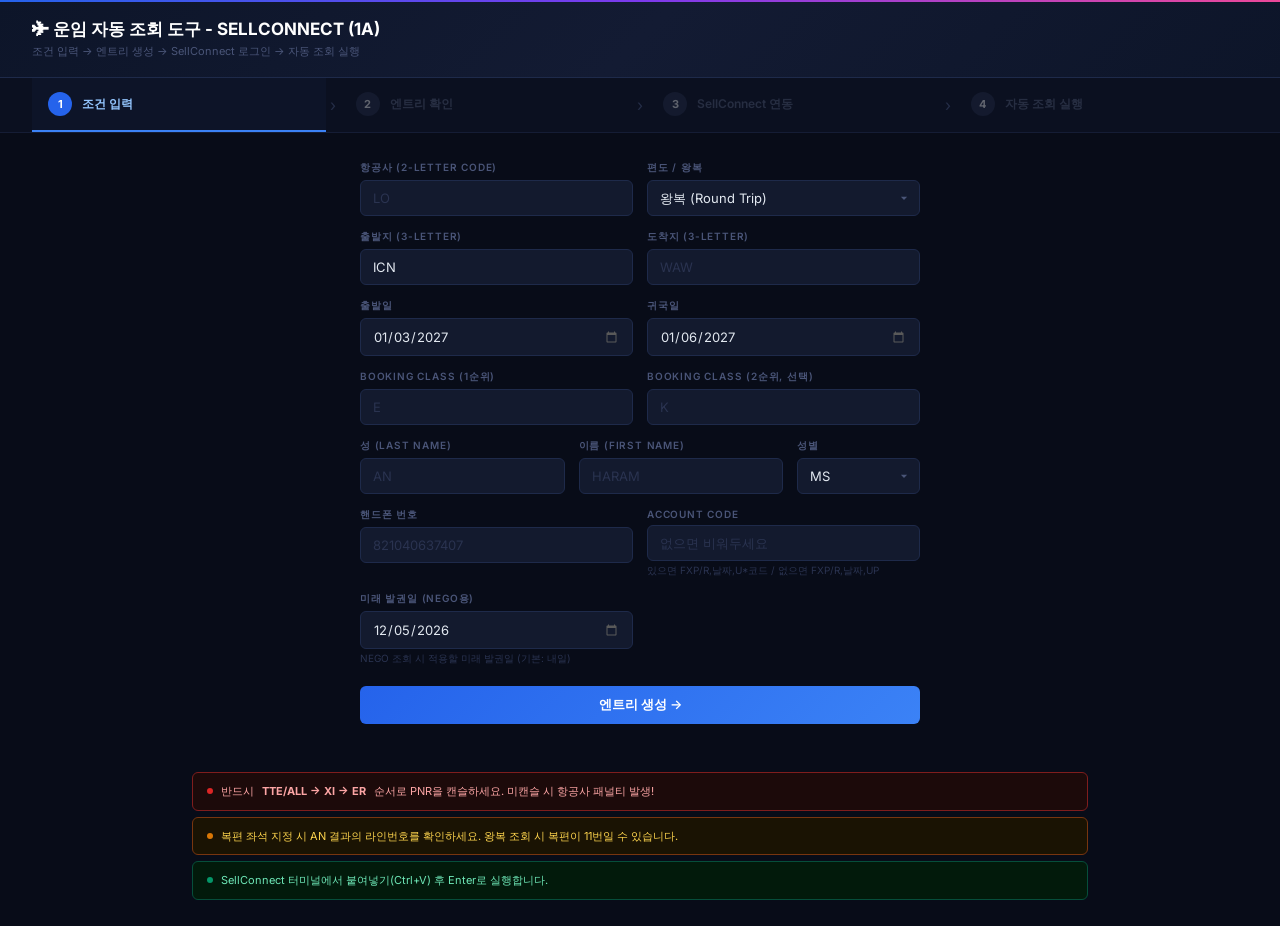
<file: index.html>
<!DOCTYPE html>
<html lang="ko">
<head>
<meta charset="UTF-8">
<meta name="viewport" content="width=device-width, initial-scale=1.0">
<title>운임 자동 조회 도구 - SELLCONNECT (1A)</title>
<style>
  @import url('https://fonts.googleapis.com/css2?family=Inter:wght@400;500;600;700;800&family=JetBrains+Mono:wght@400;500;600&display=swap');
  *{margin:0;padding:0;box-sizing:border-box;}
  body{font-family:'Inter',sans-serif;background:#080c18;color:#c8cdd8;min-height:100vh;overflow-x:hidden;}

  /* Header */
  .header{background:linear-gradient(135deg,#0d1529,#131b33,#0d1529);padding:18px 32px;border-bottom:1px solid #1e2a4a;position:relative;}
  .header::before{content:'';position:absolute;top:0;left:0;right:0;height:2px;background:linear-gradient(90deg,#2563eb,#7c3aed,#ec4899,#f59e0b,#2563eb);background-size:200% 100%;animation:shimmer 3s linear infinite;}
  @keyframes shimmer{0%{background-position:200% 0}100%{background-position:-200% 0}}
  .header h1{font-size:17px;font-weight:700;color:#fff;display:flex;align-items:center;gap:8px;}
  .header p{font-size:11px;color:#4a5578;margin-top:3px;}

  /* Stepper */
  .stepper{display:flex;align-items:center;background:#0b1020;border-bottom:1px solid #151d35;padding:0 32px;gap:0;}
  .step-item{flex:1;display:flex;align-items:center;gap:10px;padding:14px 16px;cursor:pointer;transition:all .2s;position:relative;border-bottom:2px solid transparent;}
  .step-item.active{border-bottom-color:#3b82f6;background:#0d1428;}
  .step-item.done{border-bottom-color:#059669;}
  .step-item.locked{opacity:.35;pointer-events:none;}
  .step-num{width:24px;height:24px;border-radius:50%;display:flex;align-items:center;justify-content:center;font-size:11px;font-weight:700;color:#fff;background:#252e48;flex-shrink:0;transition:background .2s;}
  .step-item.active .step-num{background:#2563eb;}
  .step-item.done .step-num{background:#059669;}
  .step-label{font-size:12px;font-weight:600;color:#5a6580;}
  .step-item.active .step-label{color:#93c5fd;}
  .step-item.done .step-label{color:#6ee7b7;}
  .step-arrow{color:#252e48;font-size:16px;flex-shrink:0;padding:0 4px;}

  /* Panels */
  .panel{display:none;padding:28px 32px;max-width:960px;margin:0 auto;}
  .panel.visible{display:block;}

  /* Form styles */
  .form-grid{display:grid;grid-template-columns:1fr 1fr;gap:14px;}
  .form-grid-3{display:grid;grid-template-columns:5fr 5fr 3fr;gap:14px;}
  .form-group{margin-bottom:0;}
  label{display:block;font-size:10px;font-weight:600;color:#4a5578;margin-bottom:5px;text-transform:uppercase;letter-spacing:.8px;}
  input,select{width:100%;padding:9px 12px;background:#131a2e;border:1px solid #1e2a4a;border-radius:6px;color:#e2e8f0;font-size:13px;font-family:'Inter',sans-serif;outline:none;transition:border .2s;}
  input:focus,select:focus{border-color:#3b82f6;box-shadow:0 0 0 2px rgba(59,130,246,.12);}
  input::placeholder{color:#2a3350;}
  select{cursor:pointer;-webkit-appearance:none;background-image:url("data:image/svg+xml,%3Csvg xmlns='http://www.w3.org/2000/svg' width='10' height='10' fill='%234a5578' viewBox='0 0 16 16'%3E%3Cpath d='M8 11L3 6h10z'/%3E%3C/svg%3E");background-repeat:no-repeat;background-position:right 10px center;padding-right:28px;}
  input[type="date"]{cursor:pointer;}
  input[type="date"]::-webkit-calendar-picker-indicator{filter:invert(.35);cursor:pointer;}
  .note-text{font-size:10px;color:#2a3350;margin-top:3px;}

  .btn{padding:10px 20px;border:none;border-radius:6px;font-size:13px;font-weight:600;cursor:pointer;transition:all .2s;display:flex;align-items:center;justify-content:center;gap:8px;font-family:'Inter',sans-serif;}
  .btn:hover{transform:translateY(-1px);}
  .btn-blue{background:linear-gradient(135deg,#2563eb,#3b82f6);color:#fff;width:100%;}
  .btn-blue:hover{box-shadow:0 4px 16px rgba(37,99,235,.3);}
  .btn-green{background:linear-gradient(135deg,#059669,#10b981);color:#fff;}
  .btn-green:hover{box-shadow:0 4px 16px rgba(16,185,129,.3);}
  .btn-outline{background:transparent;border:1px solid #252e48;color:#8b95b0;}
  .btn-outline:hover{background:#131a2e;border-color:#3b82f6;color:#93c5fd;}

  .hidden{display:none!important;}

  /* Panel 2: Entry review */
  .review-layout{display:grid;grid-template-columns:1fr 1fr;gap:24px;}
  @media(max-width:800px){.review-layout{grid-template-columns:1fr;}}
  .review-list{background:#0b1020;border:1px solid #151d35;border-radius:8px;padding:4px 0;max-height:520px;overflow-y:auto;}
  .rv-section{padding:8px 16px;font-size:10px;font-weight:700;text-transform:uppercase;letter-spacing:1.5px;color:#3b82f6;border-top:1px solid #151d35;}
  .rv-section:first-child{border-top:none;}
  .rv-section.fare{color:#a78bfa;}
  .rv-section.cancel{color:#f87171;}
  .rv-item{display:flex;align-items:center;gap:10px;padding:8px 16px;cursor:pointer;transition:background .1s;}
  .rv-item:hover{background:#111728;}
  .rv-num{width:22px;height:22px;border-radius:50%;display:flex;align-items:center;justify-content:center;font-size:10px;font-weight:700;color:#fff;flex-shrink:0;}
  .rv-num.b{background:#2563eb;}.rv-num.p{background:#7c3aed;}.rv-num.r{background:#dc2626;}.rv-num.g{background:#334155;opacity:.5;}
  .rv-info{flex:1;min-width:0;}
  .rv-label{font-size:10px;color:#4a5578;}
  .rv-cmd{font-family:'JetBrains Mono',monospace;font-size:12px;color:#60a5fa;font-weight:500;}
  .rv-item.cancel .rv-cmd{color:#f87171;}
  .rv-item.alt{opacity:.4;}
  .rv-note{font-size:9px;color:#2a3350;margin-top:1px;}

  .review-summary{background:#0b1020;border:1px solid #151d35;border-radius:8px;padding:20px;}
  .summary-row{display:flex;justify-content:space-between;padding:8px 0;border-bottom:1px solid #111728;font-size:13px;}
  .summary-row:last-child{border-bottom:none;}
  .summary-label{color:#4a5578;}
  .summary-value{color:#e2e8f0;font-weight:500;font-family:'JetBrains Mono',monospace;font-size:12px;}

  /* Panel 3: Login */
  .login-card{background:#0b1020;border:1px solid #151d35;border-radius:12px;padding:40px;text-align:center;max-width:500px;margin:0 auto;}
  .login-card .icon{font-size:48px;margin-bottom:16px;}
  .login-card h3{font-size:18px;color:#fff;margin-bottom:8px;}
  .login-card p{font-size:13px;color:#5a6580;margin-bottom:24px;line-height:1.6;}
  .login-status{display:inline-flex;align-items:center;gap:6px;padding:6px 16px;border-radius:20px;font-size:12px;font-weight:600;margin-top:16px;}
  .login-status.waiting{background:#1a1303;color:#fcd34d;border:1px solid #78350f;}
  .login-status.ready{background:#021a0b;color:#6ee7b7;border:1px solid #064e3b;}

  /* Panel 4: Execution */
  .exec-container{max-width:700px;margin:0 auto;}
  .exec-progress{display:flex;align-items:center;gap:4px;margin-bottom:24px;}
  .exec-dot{height:6px;flex:1;border-radius:3px;background:#151d35;transition:background .3s;}
  .exec-dot.done{background:#059669;}
  .exec-dot.current{background:#3b82f6;animation:pulse 1.5s infinite;}
  @keyframes pulse{0%,100%{opacity:1}50%{opacity:.5}}

  .exec-current{background:#0b1020;border:1px solid #1e2a4a;border-radius:12px;padding:32px;text-align:center;margin-bottom:20px;position:relative;overflow:hidden;}
  .exec-current::before{content:'';position:absolute;top:0;left:0;right:0;height:3px;background:linear-gradient(90deg,#2563eb,#7c3aed);border-radius:3px 3px 0 0;}
  .exec-current.cancel-phase::before{background:linear-gradient(90deg,#dc2626,#f87171);}
  .exec-step-label{font-size:11px;color:#4a5578;text-transform:uppercase;letter-spacing:1px;margin-bottom:8px;}
  .exec-step-num{font-size:12px;color:#3b82f6;font-weight:700;margin-bottom:12px;}
  .exec-cmd{font-family:'JetBrains Mono',monospace;font-size:28px;font-weight:600;color:#60a5fa;margin-bottom:6px;letter-spacing:1px;word-break:break-all;}
  .exec-current.cancel-phase .exec-cmd{color:#f87171;}
  .exec-desc{font-size:12px;color:#4a5578;margin-bottom:20px;}

  .exec-actions{display:flex;gap:12px;justify-content:center;flex-wrap:wrap;}
  .exec-actions .btn{min-width:160px;}

  .exec-copied{position:absolute;top:50%;left:50%;transform:translate(-50%,-50%);background:#059669;color:#fff;padding:8px 24px;border-radius:8px;font-size:14px;font-weight:600;opacity:0;transition:opacity .2s;pointer-events:none;}
  .exec-copied.show{opacity:1;}

  .exec-queue{margin-top:20px;}
  .exec-queue-title{font-size:11px;color:#2a3350;margin-bottom:8px;text-transform:uppercase;letter-spacing:1px;}
  .eq-item{display:flex;align-items:center;gap:8px;padding:6px 12px;font-size:11px;border-radius:4px;margin-bottom:2px;}
  .eq-item.done{color:#059669;text-decoration:line-through;opacity:.4;}
  .eq-item.current{color:#60a5fa;background:#0d1428;font-weight:600;}
  .eq-item.pending{color:#2a3350;}
  .eq-num{width:18px;text-align:center;font-weight:600;font-family:'JetBrains Mono',monospace;font-size:10px;}
  .eq-cmd{font-family:'JetBrains Mono',monospace;}

  .exec-complete{text-align:center;padding:40px;}
  .exec-complete .icon{font-size:48px;margin-bottom:16px;}
  .exec-complete h3{font-size:20px;color:#6ee7b7;margin-bottom:8px;}
  .exec-complete p{font-size:13px;color:#5a6580;}

  .shortcut-hint{font-size:11px;color:#2a3350;text-align:center;margin-top:16px;}
  .shortcut-hint kbd{background:#151d35;border:1px solid #252e48;border-radius:4px;padding:2px 6px;font-family:'JetBrains Mono',monospace;font-size:10px;color:#5a6580;}

  /* Alerts */
  .alerts{padding:20px 32px;max-width:960px;margin:0 auto;}
  .alert-bar{padding:10px 14px;border-radius:6px;font-size:11px;display:flex;align-items:center;gap:8px;margin-bottom:6px;line-height:1.5;}
  .alert-red{background:#1c0a0a;border:1px solid #7f1d1d;color:#fca5a5;}
  .alert-amber{background:#1a1303;border:1px solid #78350f;color:#fcd34d;}
  .alert-green{background:#021a0b;border:1px solid #064e3b;color:#6ee7b7;}
  .alert-dot{width:6px;height:6px;border-radius:50%;flex-shrink:0;}
  .alert-dot.r{background:#dc2626;}.alert-dot.a{background:#d97706;}.alert-dot.g{background:#059669;}
</style>
</head>
<body>

<!-- Header -->
<div class="header">
  <h1>&#9992; 운임 자동 조회 도구 - SELLCONNECT (1A)</h1>
  <p>조건 입력 &rarr; 엔트리 생성 &rarr; SellConnect 로그인 &rarr; 자동 조회 실행</p>
</div>

<!-- Stepper -->
<div class="stepper">
  <div class="step-item active" id="s1" onclick="goStep(1)">
    <span class="step-num">1</span><span class="step-label">조건 입력</span>
  </div>
  <span class="step-arrow">&rsaquo;</span>
  <div class="step-item locked" id="s2" onclick="goStep(2)">
    <span class="step-num">2</span><span class="step-label">엔트리 확인</span>
  </div>
  <span class="step-arrow">&rsaquo;</span>
  <div class="step-item locked" id="s3" onclick="goStep(3)">
    <span class="step-num">3</span><span class="step-label">SellConnect 연동</span>
  </div>
  <span class="step-arrow">&rsaquo;</span>
  <div class="step-item locked" id="s4" onclick="goStep(4)">
    <span class="step-num">4</span><span class="step-label">자동 조회 실행</span>
  </div>
</div>

<!-- STEP 1: Input -->
<div class="panel visible" id="p1">
  <div style="max-width:560px;margin:0 auto;">
    <div class="form-grid" style="margin-bottom:14px;">
      <div><label>항공사 (2-letter code)</label><input type="text" id="airline" placeholder="LO" maxlength="2" style="text-transform:uppercase;"></div>
      <div><label>편도 / 왕복</label>
        <select id="tripType" onchange="toggleReturn()">
          <option value="RT">왕복 (Round Trip)</option>
          <option value="OW">편도 (One Way)</option>
        </select>
      </div>
    </div>
    <div class="form-grid" style="margin-bottom:14px;">
      <div><label>출발지 (3-letter)</label><input type="text" id="origin" placeholder="ICN" maxlength="3" style="text-transform:uppercase;" value="ICN"></div>
      <div><label>도착지 (3-letter)</label><input type="text" id="dest" placeholder="WAW" maxlength="3" style="text-transform:uppercase;"></div>
    </div>
    <div class="form-grid" style="margin-bottom:14px;">
      <div><label>출발일</label><input type="date" id="depDate"></div>
      <div id="retDateWrap"><label>귀국일</label><input type="date" id="retDate"></div>
    </div>
    <div class="form-grid" style="margin-bottom:14px;">
      <div><label>Booking class (1순위)</label><input type="text" id="cls1" placeholder="E" maxlength="1" style="text-transform:uppercase;"></div>
      <div><label>Booking class (2순위, 선택)</label><input type="text" id="cls2" placeholder="K" maxlength="1" style="text-transform:uppercase;"></div>
    </div>
    <div class="form-grid-3" style="margin-bottom:14px;">
      <div><label>성 (Last name)</label><input type="text" id="lname" placeholder="AN" style="text-transform:uppercase;"></div>
      <div><label>이름 (First name)</label><input type="text" id="fname" placeholder="HARAM" style="text-transform:uppercase;"></div>
      <div><label>성별</label><select id="title"><option value="MS">MS</option><option value="MR">MR</option></select></div>
    </div>
    <div class="form-grid" style="margin-bottom:14px;">
      <div><label>핸드폰 번호</label><input type="text" id="phone" placeholder="821040637407"></div>
      <div><label>Account code</label><input type="text" id="acctCode" placeholder="없으면 비워두세요" style="text-transform:uppercase;">
        <div class="note-text">있으면 FXP/R,날짜,U*코드 / 없으면 FXP/R,날짜,UP</div>
      </div>
    </div>
    <div class="form-grid" style="margin-bottom:20px;">
      <div><label>미래 발권일 (NEGO용)</label><input type="date" id="negoDate">
        <div class="note-text">NEGO 조회 시 적용할 미래 발권일 (기본: 내일)</div>
      </div>
      <div></div>
    </div>
    <button class="btn btn-blue" onclick="doGenerate()">엔트리 생성 &rarr;</button>
  </div>
</div>

<!-- STEP 2: Review -->
<div class="panel" id="p2">
  <div class="review-layout">
    <div>
      <div style="font-size:12px;font-weight:600;color:#5a6580;margin-bottom:12px;text-transform:uppercase;letter-spacing:1px;">생성된 엔트리</div>
      <div class="review-list" id="reviewList"></div>
    </div>
    <div>
      <div style="font-size:12px;font-weight:600;color:#5a6580;margin-bottom:12px;text-transform:uppercase;letter-spacing:1px;">조회 요약</div>
      <div class="review-summary" id="reviewSummary"></div>
      <div style="display:flex;gap:10px;margin-top:16px;">
        <button class="btn btn-outline" onclick="goStep(1)" style="flex:1;">&#8592; 수정</button>
        <button class="btn btn-blue" onclick="goStep(3)" style="flex:2;">SellConnect 연동 &rarr;</button>
      </div>
    </div>
  </div>
</div>

<!-- STEP 3: Login -->
<div class="panel" id="p3">
  <div class="login-card">
    <div class="icon">&#127760;</div>
    <h3>Topas SellConnect 로그인</h3>
    <p>아래 버튼을 눌러 SellConnect를 새 창에서 열고,<br>로그인을 완료한 후 "로그인 완료" 버튼을 눌러주세요.</p>
    <button class="btn btn-blue" onclick="openTopas()" style="max-width:320px;margin:0 auto;">
      &#128640; SellConnect 열기
    </button>
    <div style="margin-top:24px;">
      <div class="login-status waiting" id="loginStatus">
        &#9679; SellConnect 로그인 대기 중
      </div>
    </div>
    <div style="margin-top:24px;">
      <button class="btn btn-green" onclick="confirmLogin()" style="max-width:320px;margin:0 auto;">
        &#10004; 로그인 완료 &mdash; 조회 시작 &rarr;
      </button>
    </div>
  </div>
</div>

<!-- STEP 4: Execution -->
<div class="panel" id="p4">
  <div class="exec-container" id="execContainer"></div>
</div>

<!-- Alerts (always visible) -->
<div class="alerts" id="alertsArea">
  <div class="alert-bar alert-red"><span class="alert-dot r"></span>반드시 <strong>TTE/ALL &rarr; XI &rarr; ER</strong> 순서로 PNR을 캔슬하세요. 미캔슬 시 항공사 패널티 발생!</div>
  <div class="alert-bar alert-amber"><span class="alert-dot a"></span>복편 좌석 지정 시 AN 결과의 라인번호를 확인하세요. 왕복 조회 시 복편이 11번일 수 있습니다.</div>
  <div class="alert-bar alert-green"><span class="alert-dot g"></span>SellConnect 터미널에서 붙여넣기(Ctrl+V) 후 Enter로 실행합니다.</div>
</div>

<script>
const MS=['JAN','FEB','MAR','APR','MAY','JUN','JUL','AUG','SEP','OCT','NOV','DEC'];
let entries=[], execIdx=0, currentStep=1;

(function init(){
  const d=new Date();d.setDate(d.getDate()+30);
  document.getElementById('depDate').value=d.toISOString().split('T')[0];
  const r=new Date(d);r.setDate(r.getDate()+3);
  document.getElementById('retDate').value=r.toISOString().split('T')[0];
  const tm=new Date();tm.setDate(tm.getDate()+1);
  document.getElementById('negoDate').value=tm.toISOString().split('T')[0];
})();

function toggleReturn(){document.getElementById('retDateWrap').style.display=document.getElementById('tripType').value==='OW'?'none':'';}
function fd(s){if(!s)return'';const d=new Date(s);return String(d.getDate()).padStart(2,'0')+MS[d.getMonth()];}
function fdf(s){if(!s)return'';const d=new Date(s);return String(d.getDate()).padStart(2,'0')+MS[d.getMonth()]+String(d.getFullYear()).slice(-2);}

function goStep(n){
  if(n>1&&entries.length===0)return;
  currentStep=n;
  for(let i=1;i<=4;i++){
    document.getElementById('p'+i).classList.toggle('visible',i===n);
    const si=document.getElementById('s'+i);
    si.classList.remove('active','done','locked');
    if(i<n)si.classList.add('done');
    else if(i===n)si.classList.add('active');
    else if(i>n&&entries.length===0)si.classList.add('locked');
  }
  if(n===4)startExec();
}

function doGenerate(){
  const v={
    al:document.getElementById('airline').value.toUpperCase().trim(),
    trip:document.getElementById('tripType').value,
    ori:document.getElementById('origin').value.toUpperCase().trim(),
    dst:document.getElementById('dest').value.toUpperCase().trim(),
    dep:document.getElementById('depDate').value,
    ret:document.getElementById('retDate').value,
    c1:document.getElementById('cls1').value.toUpperCase().trim(),
    c2:document.getElementById('cls2').value.toUpperCase().trim(),
    ln:document.getElementById('lname').value.toUpperCase().trim(),
    fn:document.getElementById('fname').value.toUpperCase().trim(),
    ti:document.getElementById('title').value,
    ph:document.getElementById('phone').value.replace(/[^0-9]/g,''),
    ac:document.getElementById('acctCode').value.trim().toUpperCase(),
    nd:document.getElementById('negoDate').value
  };
  if(!v.al||!v.ori||!v.dst||!v.dep||!v.c1||!v.ln||!v.fn||!v.ph){alert('필수 항목을 모두 입력해주세요.');return;}
  if(v.trip==='RT'&&!v.ret){alert('왕복 선택 시 귀국일을 입력해주세요.');return;}
  if(!v.nd){alert('미래 발권일을 입력해주세요.');return;}

  const depF=fd(v.dep),retF=v.trip==='RT'?fd(v.ret):'',ndF=fdf(v.nd);
  entries=[];let s=1;

  let an='AN'+depF+v.ori+v.dst+'/A'+v.al;
  if(v.trip==='RT')an+='*'+retF;
  entries.push({s:s++,l:'스케줄 조회',c:an,g:'pnr',color:'b'});
  entries.push({s:s++,l:'가편 좌석 ('+v.c1+')',c:'SS1'+v.c1+'1',g:'pnr',color:'b',note:'라인 1번 기준'});
  if(v.trip==='RT')entries.push({s:s++,l:'복편 좌석 ('+v.c1+')',c:'SS1'+v.c1+'11',g:'pnr',color:'b',note:'복편 라인 확인'});
  if(v.c2){
    entries.push({s:'-',l:'[대안] '+v.c2+' 가편',c:'SS1'+v.c2+'1',g:'pnr',color:'g',alt:true});
    if(v.trip==='RT')entries.push({s:'-',l:'[대안] '+v.c2+' 복편',c:'SS1'+v.c2+'11',g:'pnr',color:'g',alt:true});
  }
  entries.push({s:s++,l:'이름',c:'NM1'+v.ln+'/'+v.fn+','+v.ti,g:'pnr',color:'b'});
  entries.push({s:s++,l:'APM',c:'APM-'+v.ph,g:'pnr',color:'b'});
  entries.push({s:s++,l:'CTCM',c:'SR CTCM-'+v.ph,g:'pnr',color:'b'});
  entries.push({s:s++,l:'저장',c:'ER',g:'pnr',color:'b'});
  entries.push({s:s++,l:'공시 운임',c:'FXP',g:'fare',color:'p'});
  if(v.ac){
    entries.push({s:s++,l:'NEGO (A/C: '+v.ac+')',c:'FXP/R,'+ndF+',U*'+v.ac,g:'fare',color:'p',note:v.ac+' / '+ndF});
  }else{
    entries.push({s:s++,l:'NEGO (A/C 없음)',c:'FXP/R,'+ndF+',UP',g:'fare',color:'p',note:'A/C 없음 / '+ndF});
  }
  entries.push({s:s++,l:'TST 삭제',c:'TTE/ALL',g:'cancel',color:'r',cancel:true});
  entries.push({s:s++,l:'전 구간 캔슬',c:'XI',g:'cancel',color:'r',cancel:true});
  entries.push({s:s++,l:'캔슬 저장',c:'ER',g:'cancel',color:'r',cancel:true});

  renderReview(v);
  goStep(2);
}

function renderReview(v){
  let h='',lastG='';
  const gLabels={pnr:'PNR 생성',fare:'운임 조회',cancel:'PNR 캔슬'};
  const gClass={pnr:'',fare:'fare',cancel:'cancel'};
  entries.forEach(e=>{
    if(e.g!==lastG){h+='<div class="rv-section '+gClass[e.g]+'">'+gLabels[e.g]+'</div>';lastG=e.g;}
    const cls=(e.cancel?' cancel':'')+(e.alt?' alt':'');
    h+='<div class="rv-item'+cls+'">';
    h+='<span class="rv-num '+e.color+'">'+e.s+'</span>';
    h+='<div class="rv-info"><div class="rv-label">'+e.l+'</div><div class="rv-cmd">'+e.c+'</div>';
    if(e.note)h+='<div class="rv-note">'+e.note+'</div>';
    h+='</div></div>';
  });
  document.getElementById('reviewList').innerHTML=h;

  const tripLabel=v.trip==='RT'?'왕복':'편도';
  const dateStr=v.trip==='RT'?(v.dep+' ~ '+v.ret):v.dep;
  const negoCmd=entries.find(e=>e.g==='fare'&&e.l.includes('NEGO'));
  let sh='';
  sh+='<div class="summary-row"><span class="summary-label">항공사</span><span class="summary-value">'+v.al+'</span></div>';
  sh+='<div class="summary-row"><span class="summary-label">구간</span><span class="summary-value">'+v.ori+' → '+v.dst+' ('+tripLabel+')</span></div>';
  sh+='<div class="summary-row"><span class="summary-label">일정</span><span class="summary-value">'+dateStr+'</span></div>';
  sh+='<div class="summary-row"><span class="summary-label">클래스</span><span class="summary-value">'+v.c1+(v.c2?' / '+v.c2:'')+'</span></div>';
  sh+='<div class="summary-row"><span class="summary-label">예약자</span><span class="summary-value">'+v.fn+' '+v.ln+' ('+v.ti+')</span></div>';
  sh+='<div class="summary-row"><span class="summary-label">NEGO 지시어</span><span class="summary-value" style="color:#a78bfa;">'+negoCmd.c+'</span></div>';
  sh+='<div class="summary-row"><span class="summary-label">총 엔트리</span><span class="summary-value">'+entries.filter(e=>!e.alt).length+'개</span></div>';
  document.getElementById('reviewSummary').innerHTML=sh;
}

function openTopas(){
  window.open('https://www.topassellconnect.com/app_sell2.0/apf/init/login?SITE=MBGPMBGP&LANGUAGE=KO&e=j','_blank');
  const st=document.getElementById('loginStatus');
  st.className='login-status waiting';
  st.innerHTML='&#9679; SellConnect 창이 열렸습니다. 로그인해주세요.';
}

function confirmLogin(){
  const st=document.getElementById('loginStatus');
  st.className='login-status ready';
  st.innerHTML='&#10004; 로그인 확인 완료';
  setTimeout(()=>goStep(4),600);
}

function startExec(){
  execIdx=0;
  renderExec();
}

function renderExec(){
  const real=entries.filter(e=>!e.alt);
  if(execIdx>=real.length){
    document.getElementById('execContainer').innerHTML=
      '<div class="exec-complete"><div class="icon">&#10004;</div><h3>조회 완료!</h3>'+
      '<p>모든 엔트리가 실행되었습니다. SellConnect에서 결과를 확인하세요.</p>'+
      '<button class="btn btn-outline" onclick="goStep(1)" style="max-width:240px;margin:16px auto 0;">&#8634; 새 조회</button></div>';
    return;
  }

  const cur=real[execIdx];
  const isCancel=cur.cancel;
  let h='';

  h+='<div class="exec-progress">';
  real.forEach((_,i)=>{
    let cls='exec-dot';
    if(i<execIdx)cls+=' done';
    else if(i===execIdx)cls+=' current';
    h+='<div class="'+cls+'"></div>';
  });
  h+='</div>';

  h+='<div class="exec-current'+(isCancel?' cancel-phase':'')+'">';
  h+='<div class="exec-step-num">STEP '+cur.s+' / '+real.length+'</div>';
  h+='<div class="exec-step-label">'+cur.l+'</div>';
  h+='<div class="exec-cmd" id="execCmdText">'+cur.c+'</div>';
  if(cur.note)h+='<div class="exec-desc">'+cur.note+'</div>';
  h+='<div class="exec-actions">';
  h+='<button class="btn btn-blue" onclick="copyAndNext()" style="min-width:200px;">&#128203; 복사 &amp; SellConnect에 붙여넣기</button>';
  h+='<button class="btn btn-outline" onclick="skipEntry()">건너뛰기 &rarr;</button>';
  h+='</div>';
  h+='<div class="exec-copied" id="copiedBadge">Copied!</div>';
  h+='</div>';

  h+='<div class="shortcut-hint"><kbd>Space</kbd> 또는 <kbd>Enter</kbd> 키를 눌러도 복사 &amp; 다음 단계로 넘어갑니다</div>';

  h+='<div class="exec-queue">';
  h+='<div class="exec-queue-title">실행 대기열</div>';
  real.forEach((e,i)=>{
    let cls='eq-item';
    if(i<execIdx)cls+=' done';
    else if(i===execIdx)cls+=' current';
    else cls+=' pending';
    h+='<div class="'+cls+'"><span class="eq-num">'+e.s+'</span><span class="eq-cmd">'+e.c+'</span></div>';
  });
  h+='</div>';

  document.getElementById('execContainer').innerHTML=h;
}

function copyAndNext(){
  const real=entries.filter(e=>!e.alt);
  if(execIdx>=real.length)return;
  const cmd=real[execIdx].c;
  navigator.clipboard.writeText(cmd).then(()=>{
    const badge=document.getElementById('copiedBadge');
    if(badge){badge.classList.add('show');setTimeout(()=>{badge.classList.remove('show');},600);}
    setTimeout(()=>{execIdx++;renderExec();},800);
  });
}

function skipEntry(){execIdx++;renderExec();}

document.addEventListener('keydown',function(e){
  if(currentStep!==4)return;
  if(e.target.tagName==='INPUT'||e.target.tagName==='SELECT'||e.target.tagName==='TEXTAREA')return;
  if(e.code==='Space'||e.code==='Enter'){e.preventDefault();copyAndNext();}
  if(e.code==='ArrowRight'){e.preventDefault();skipEntry();}
});
</script>

</body>
</html>
</file>
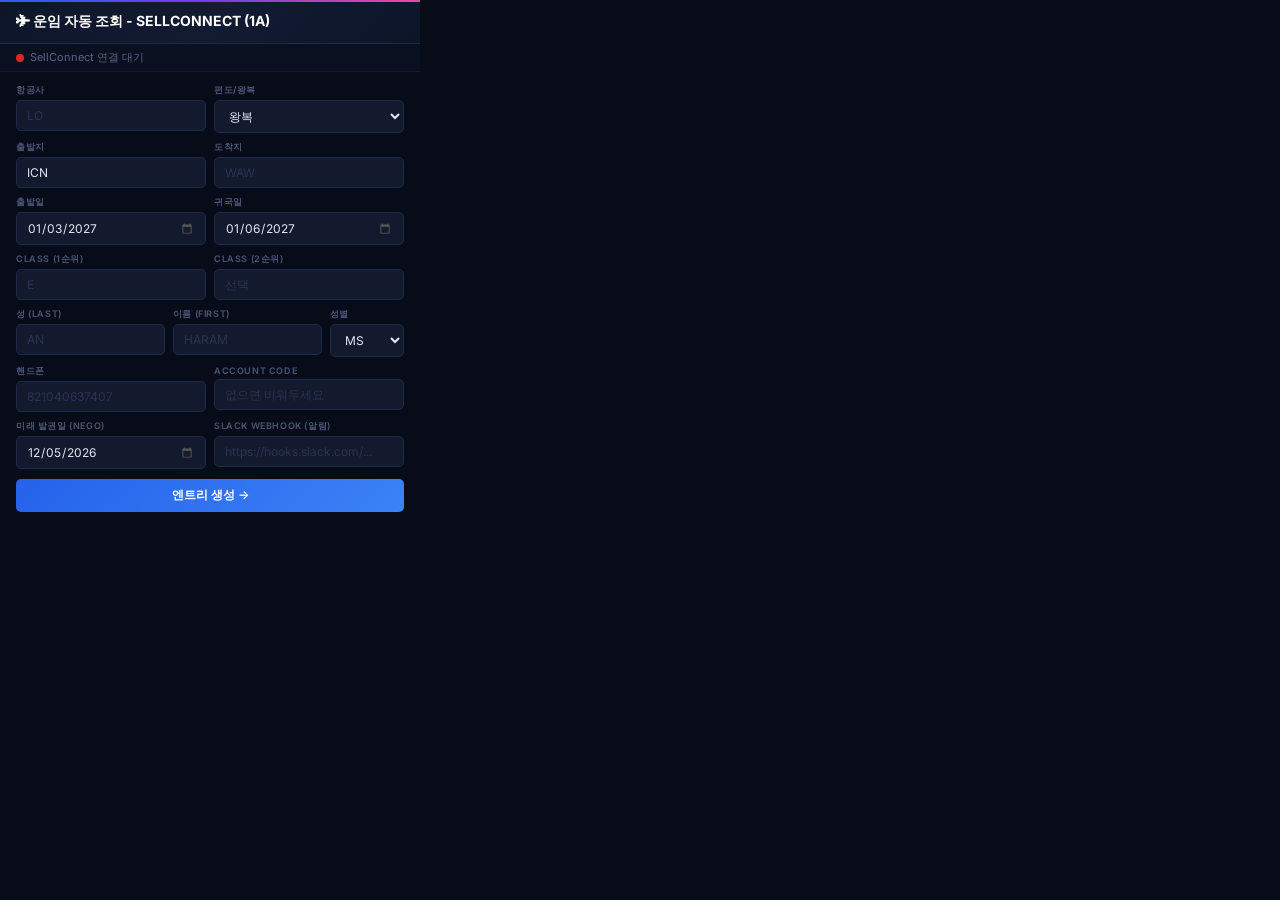
<file: extension/popup.html>
<!DOCTYPE html>
<html lang="ko">
<head>
<meta charset="UTF-8">
<meta name="viewport" content="width=device-width, initial-scale=1.0">
<title>운임 자동 조회</title>
<link rel="stylesheet" href="popup.css">
</head>
<body>

<!-- Header -->
<div class="header">
  <div class="header-shimmer"></div>
  <h1>&#9992; 운임 자동 조회 - SELLCONNECT (1A)</h1>
</div>

<!-- Status Bar -->
<div class="status-bar" id="statusBar">
  <span class="status-dot disconnected" id="statusDot"></span>
  <span id="statusText">SellConnect 연결 대기</span>
</div>

<!-- View: Form -->
<div class="view visible" id="viewForm">
  <div class="form-section">
    <div class="row">
      <div class="field">
        <label>항공사</label>
        <input type="text" id="airline" placeholder="LO" maxlength="2">
      </div>
      <div class="field">
        <label>편도/왕복</label>
        <select id="tripType" onchange="toggleReturn()">
          <option value="RT">왕복</option>
          <option value="OW">편도</option>
        </select>
      </div>
    </div>
    <div class="row">
      <div class="field">
        <label>출발지</label>
        <input type="text" id="origin" placeholder="ICN" maxlength="3" value="ICN">
      </div>
      <div class="field">
        <label>도착지</label>
        <input type="text" id="dest" placeholder="WAW" maxlength="3">
      </div>
    </div>
    <div class="row">
      <div class="field">
        <label>출발일</label>
        <input type="date" id="depDate">
      </div>
      <div class="field" id="retDateWrap">
        <label>귀국일</label>
        <input type="date" id="retDate">
      </div>
    </div>
    <div class="row">
      <div class="field">
        <label>Class (1순위)</label>
        <input type="text" id="cls1" placeholder="E" maxlength="1">
      </div>
      <div class="field">
        <label>Class (2순위)</label>
        <input type="text" id="cls2" placeholder="선택" maxlength="1">
      </div>
    </div>
    <div class="row">
      <div class="field">
        <label>성 (Last)</label>
        <input type="text" id="lname" placeholder="AN">
      </div>
      <div class="field">
        <label>이름 (First)</label>
        <input type="text" id="fname" placeholder="HARAM">
      </div>
      <div class="field" style="flex:0.5">
        <label>성별</label>
        <select id="title"><option value="MS">MS</option><option value="MR">MR</option></select>
      </div>
    </div>
    <div class="row">
      <div class="field">
        <label>핸드폰</label>
        <input type="text" id="phone" placeholder="821040637407">
      </div>
      <div class="field">
        <label>Account Code</label>
        <input type="text" id="acctCode" placeholder="없으면 비워두세요">
      </div>
    </div>
    <div class="row">
      <div class="field">
        <label>미래 발권일 (NEGO)</label>
        <input type="date" id="negoDate">
      </div>
      <div class="field">
        <label>Slack Webhook (알림)</label>
        <input type="text" id="slackWebhook" placeholder="https://hooks.slack.com/...">
      </div>
    </div>
  </div>
  <button class="btn btn-blue" id="btnGenerate">엔트리 생성 &rarr;</button>
</div>

<!-- View: Review -->
<div class="view" id="viewReview">
  <div class="section-title">생성된 엔트리</div>
  <div class="entry-list" id="entryList"></div>
  <div class="review-actions">
    <button class="btn btn-outline" id="btnBack">&larr; 수정</button>
    <button class="btn btn-green" id="btnExecute">&#9654; 자동 조회 실행</button>
  </div>
</div>

<!-- View: Execution -->
<div class="view" id="viewExec">
  <div class="exec-progress" id="execProgress"></div>
  <div class="exec-current-card" id="execCard"></div>
  <div class="exec-log" id="execLog"></div>
  <div class="exec-actions" id="execActions">
    <button class="btn btn-outline" id="btnStop">&#9632; 중지</button>
  </div>
</div>

<!-- View: Result -->
<div class="view" id="viewResult">
  <div class="result-header">
    <span class="result-icon">&#10004;</span>
    <h3>조회 완료!</h3>
  </div>
  <div class="result-body" id="resultBody"></div>
  <button class="btn btn-blue" id="btnNewQuery">&#8634; 새 조회</button>
</div>

<script src="popup.js"></script>
</body>
</html>
</file>
<file: extension/popup.css>
@import url('https://fonts.googleapis.com/css2?family=Inter:wght@400;500;600;700&family=JetBrains+Mono:wght@400;500;600&display=swap');

* { margin: 0; padding: 0; box-sizing: border-box; }
body {
  font-family: 'Inter', sans-serif;
  background: #080c18;
  color: #c8cdd8;
  width: 420px;
  min-height: 300px;
  max-height: 600px;
  overflow-y: auto;
}

/* Header */
.header {
  background: linear-gradient(135deg, #0d1529, #131b33, #0d1529);
  padding: 12px 16px;
  border-bottom: 1px solid #1e2a4a;
  position: relative;
}
.header-shimmer {
  position: absolute; top: 0; left: 0; right: 0; height: 2px;
  background: linear-gradient(90deg, #2563eb, #7c3aed, #ec4899, #f59e0b, #2563eb);
  background-size: 200% 100%;
  animation: shimmer 3s linear infinite;
}
@keyframes shimmer { 0%{background-position:200% 0} 100%{background-position:-200% 0} }
.header h1 { font-size: 14px; font-weight: 700; color: #fff; }

/* Status */
.status-bar {
  display: flex; align-items: center; gap: 6px;
  padding: 6px 16px;
  background: #0b1020;
  border-bottom: 1px solid #151d35;
  font-size: 11px; color: #5a6580;
}
.status-dot {
  width: 8px; height: 8px; border-radius: 50%; flex-shrink: 0;
}
.status-dot.disconnected { background: #dc2626; }
.status-dot.connected { background: #059669; animation: blink 2s infinite; }
.status-dot.running { background: #f59e0b; animation: blink 1s infinite; }
@keyframes blink { 0%,100%{opacity:1} 50%{opacity:.4} }

/* Views */
.view { display: none; padding: 12px 16px; }
.view.visible { display: block; }

/* Form */
.form-section { margin-bottom: 10px; }
.row { display: flex; gap: 8px; margin-bottom: 8px; }
.field { flex: 1; }
label {
  display: block; font-size: 9px; font-weight: 600; color: #4a5578;
  margin-bottom: 3px; text-transform: uppercase; letter-spacing: .6px;
}
input, select {
  width: 100%; padding: 7px 10px;
  background: #131a2e; border: 1px solid #1e2a4a; border-radius: 5px;
  color: #e2e8f0; font-size: 12px; font-family: 'Inter', sans-serif;
  outline: none; transition: border .2s;
  text-transform: uppercase;
}
input:focus, select:focus { border-color: #3b82f6; }
input::placeholder { color: #2a3350; text-transform: none; }
select { cursor: pointer; }
input[type="date"] { cursor: pointer; }
input[type="date"]::-webkit-calendar-picker-indicator { filter: invert(.35); cursor: pointer; }

/* Buttons */
.btn {
  padding: 8px 16px; border: none; border-radius: 5px;
  font-size: 12px; font-weight: 600; cursor: pointer;
  transition: all .2s; font-family: 'Inter', sans-serif;
  display: flex; align-items: center; justify-content: center; gap: 6px;
}
.btn:hover { transform: translateY(-1px); }
.btn-blue {
  background: linear-gradient(135deg, #2563eb, #3b82f6); color: #fff; width: 100%;
}
.btn-green {
  background: linear-gradient(135deg, #059669, #10b981); color: #fff; flex: 2;
}
.btn-outline {
  background: transparent; border: 1px solid #252e48; color: #8b95b0; flex: 1;
}
.btn-outline:hover { background: #131a2e; border-color: #3b82f6; color: #93c5fd; }

/* Section titles */
.section-title {
  font-size: 10px; font-weight: 700; color: #3b82f6;
  text-transform: uppercase; letter-spacing: 1px;
  margin-bottom: 8px;
}

/* Entry list */
.entry-list {
  background: #0b1020; border: 1px solid #151d35; border-radius: 6px;
  max-height: 320px; overflow-y: auto; margin-bottom: 10px;
}
.entry-group {
  padding: 6px 12px; font-size: 9px; font-weight: 700;
  text-transform: uppercase; letter-spacing: 1px;
  border-top: 1px solid #151d35; color: #3b82f6;
}
.entry-group:first-child { border-top: none; }
.entry-group.fare { color: #a78bfa; }
.entry-group.cancel { color: #f87171; }

.entry-item {
  display: flex; align-items: center; gap: 8px;
  padding: 5px 12px; font-size: 11px;
}
.entry-item.alt { opacity: .4; }
.entry-num {
  width: 18px; height: 18px; border-radius: 50%;
  display: flex; align-items: center; justify-content: center;
  font-size: 9px; font-weight: 700; color: #fff; flex-shrink: 0;
}
.entry-num.b { background: #2563eb; }
.entry-num.p { background: #7c3aed; }
.entry-num.r { background: #dc2626; }
.entry-num.g { background: #334155; opacity: .5; }
.entry-label { color: #4a5578; font-size: 10px; }
.entry-cmd {
  font-family: 'JetBrains Mono', monospace; font-size: 11px;
  color: #60a5fa; font-weight: 500;
}
.entry-item.cancel .entry-cmd { color: #f87171; }

.review-actions { display: flex; gap: 8px; }

/* Execution */
.exec-progress {
  display: flex; gap: 2px; margin-bottom: 12px;
}
.exec-dot {
  height: 4px; flex: 1; border-radius: 2px; background: #151d35;
  transition: background .3s;
}
.exec-dot.done { background: #059669; }
.exec-dot.current { background: #3b82f6; animation: pulse 1.5s infinite; }
.exec-dot.error { background: #dc2626; }
@keyframes pulse { 0%,100%{opacity:1} 50%{opacity:.5} }

.exec-current-card {
  background: #0b1020; border: 1px solid #1e2a4a; border-radius: 8px;
  padding: 16px; text-align: center; margin-bottom: 10px;
  position: relative; overflow: hidden;
}
.exec-current-card::before {
  content: ''; position: absolute; top: 0; left: 0; right: 0; height: 2px;
  background: linear-gradient(90deg, #2563eb, #7c3aed);
}
.exec-current-card.cancel::before {
  background: linear-gradient(90deg, #dc2626, #f87171);
}
.exec-step-label {
  font-size: 9px; color: #4a5578; text-transform: uppercase;
  letter-spacing: .8px; margin-bottom: 4px;
}
.exec-step-cmd {
  font-family: 'JetBrains Mono', monospace; font-size: 20px;
  font-weight: 600; color: #60a5fa; margin-bottom: 4px;
  word-break: break-all;
}
.exec-current-card.cancel .exec-step-cmd { color: #f87171; }
.exec-step-status {
  font-size: 10px; color: #5a6580;
}
.exec-step-status.waiting { color: #fcd34d; }
.exec-step-status.sending { color: #60a5fa; }
.exec-step-status.success { color: #6ee7b7; }
.exec-step-status.error { color: #fca5a5; }

.exec-log {
  background: #0a0e1a; border: 1px solid #151d35; border-radius: 6px;
  padding: 8px; max-height: 150px; overflow-y: auto; margin-bottom: 10px;
  font-family: 'JetBrains Mono', monospace; font-size: 10px;
  line-height: 1.5;
}
.log-entry { padding: 1px 4px; border-radius: 2px; }
.log-entry.cmd { color: #60a5fa; }
.log-entry.ok { color: #6ee7b7; }
.log-entry.err { color: #fca5a5; }
.log-entry.info { color: #5a6580; }

.exec-actions { display: flex; gap: 8px; }

/* Result */
.result-header { text-align: center; margin-bottom: 12px; }
.result-icon { font-size: 36px; display: block; margin-bottom: 8px; }
.result-header h3 { font-size: 16px; color: #6ee7b7; }

.result-body {
  background: #0b1020; border: 1px solid #151d35; border-radius: 6px;
  padding: 12px; margin-bottom: 12px;
  font-family: 'JetBrains Mono', monospace; font-size: 10px;
  color: #e2e8f0; white-space: pre-wrap; max-height: 250px; overflow-y: auto;
}

/* Scrollbar */
::-webkit-scrollbar { width: 4px; }
::-webkit-scrollbar-track { background: transparent; }
::-webkit-scrollbar-thumb { background: #252e48; border-radius: 2px; }
::-webkit-scrollbar-thumb:hover { background: #3b82f6; }
</file>
